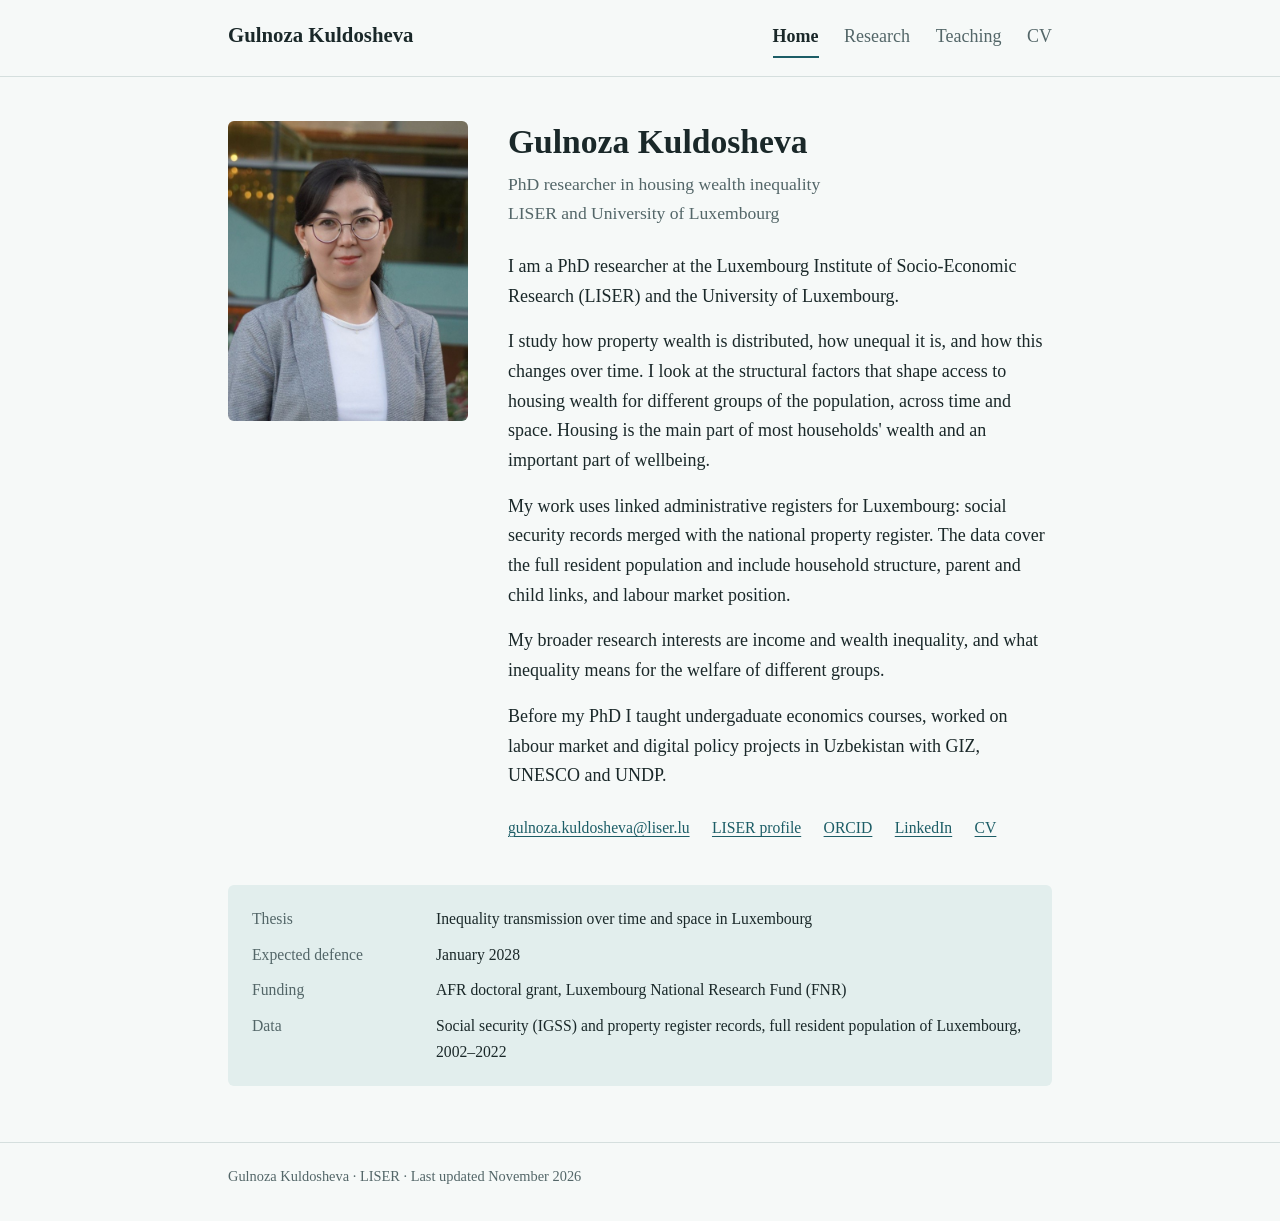
<file: index.html>
<!DOCTYPE html>
<html lang="en">
<head>
  <meta charset="utf-8">
  <meta name="viewport" content="width=device-width, initial-scale=1">
  <title>Gulnoza Kuldosheva</title>
  <!-- EDIT: this sentence is what Google shows under your name -->
  <meta name="description" content="Gulnoza Kuldosheva is a PhD researcher at LISER and the University of Luxembourg. She studies housing wealth inequality with linked administrative registers.">
  <meta name="author" content="Gulnoza Kuldosheva">
  <meta name="referrer" content="strict-origin-when-cross-origin">
  <meta property="og:title" content="Gulnoza Kuldosheva">
  <meta property="og:type" content="website">
  <meta property="og:description" content="PhD researcher in Social Sciences at LISER and University of Luxembourg.">
  <link rel="stylesheet" href="style.css">

  <!-- Helps search engines understand who the page is about. Not a tracker. -->
  <script type="application/ld+json">
  {
    "@context": "https://schema.org",
    "@type": "Person",
    "name": "Gulnoza Kuldosheva",
    "jobTitle": "PhD researcher",
    "affiliation": [
      { "@type": "Organization", "name": "Luxembourg Institute of Socio-Economic Research (LISER)" },
      { "@type": "Organization", "name": "University of Luxembourg" }
    ],
    "sameAs": [
      "https://liser.elsevierpure.com/en/persons/gulnoza-kuldosheva/",
      "https://orcid.org/0009-0003-5012-9195",
      "https://www.linkedin.com/in/gulnoza-k-428953141/"
    ]
  }
  </script>
</head>
<body>
  <a class="skip" href="#main">Skip to content</a>

  <!-- ===== TOP BAR: the same on every page ===== -->
  <header class="site-header">
    <div class="wrap">
      <a class="site-name" href="index.html">Gulnoza Kuldosheva</a>
      <nav class="site-nav" aria-label="Main">
        <ul>
          <li><a href="index.html" aria-current="page">Home</a></li>
          <li><a href="research.html">Research</a></li>
          <li><a href="teaching.html">Teaching</a></li>
          <li><a href="cv.html">CV</a></li>
        </ul>
      </nav>
    </div>
  </header>

  <main id="main">
    <div class="wrap">

      <div class="intro">
        <!-- PHOTO: to change it, upload a new file named photo.jpg -->
        <img class="portrait" src="photo.jpg" width="600" height="750" alt="Portrait of Gulnoza Kuldosheva">

        <div class="intro-text">
          <div>
            <h1>Gulnoza Kuldosheva</h1>
            <!-- EDIT: your one-line description -->
            <p class="lead">PhD researcher in housing wealth inequality<br>LISER and University of Luxembourg</p>
          </div>

          <!-- EDIT: your bio. One <p> ... </p> per paragraph. -->
          <div class="prose">
            <p>I am a PhD researcher at the Luxembourg Institute of Socio-Economic Research (LISER) and the University of Luxembourg.</p>

            <p>I study how property wealth is distributed, how unequal it is, and how this changes over time. I look at the structural factors that shape access to housing wealth for different groups of the population, across time and space. Housing is the main part of most households' wealth and an important part of wellbeing.</p>

            <p>My work uses linked administrative registers for Luxembourg: social security records merged with the national property register. The data cover the full resident population and include household structure, parent and child links, and labour market position.</p>

            <p>My broader research interests are income and wealth inequality, and what inequality means for the welfare of different groups. </p>

            <!-- EDIT: your background before the PhD. Delete this paragraph if you prefer. -->
            <p>Before my PhD I taught undergaduate economics courses, worked on labour market and digital policy projects in Uzbekistan with GIZ, UNESCO and UNDP.</p>
          </div>

          <!-- EDIT: your links. Test each one after uploading. -->
          <ul class="links">
            <li><a href="mailto:gulnoza.kuldosheva@liser.lu">gulnoza.kuldosheva@liser.lu</a></li>
            <li><a href="https://liser.elsevierpure.com/en/persons/gulnoza-kuldosheva/" rel="noopener">LISER profile</a></li>
            <li><a href="https://orcid.org/0009-0003-5012-9195" rel="noopener">ORCID</a></li>
            <li><a href="https://www.linkedin.com/in/gulnoza-k-428953141/" rel="noopener">LinkedIn</a></li>
            <li><a href="cv.html">CV</a></li>
          </ul>
        </div>
      </div>

      <!-- EDIT: short facts. Each line is a <dt> label and a <dd> value. -->
      <dl class="facts">
        <dt>Thesis</dt>
        <dd>Inequality transmission over time and space in Luxembourg</dd>
        <dt>Expected defence</dt>
        <dd>January 2028</dd>
        <dt>Funding</dt>
        <dd>AFR doctoral grant, Luxembourg National Research Fund (FNR)</dd>
        <dt>Data</dt>
        <dd>Social security (IGSS) and property register records, full resident population of Luxembourg, 2002–2022</dd>
      </dl>

    </div>
  </main>

  <footer class="site-footer">
    <div class="wrap">
      <!-- EDIT: change the month when you update the site -->
      <p>Gulnoza Kuldosheva · LISER · Last updated November 2026</p>
    </div>
  </footer>
</body>
</html>
</file>
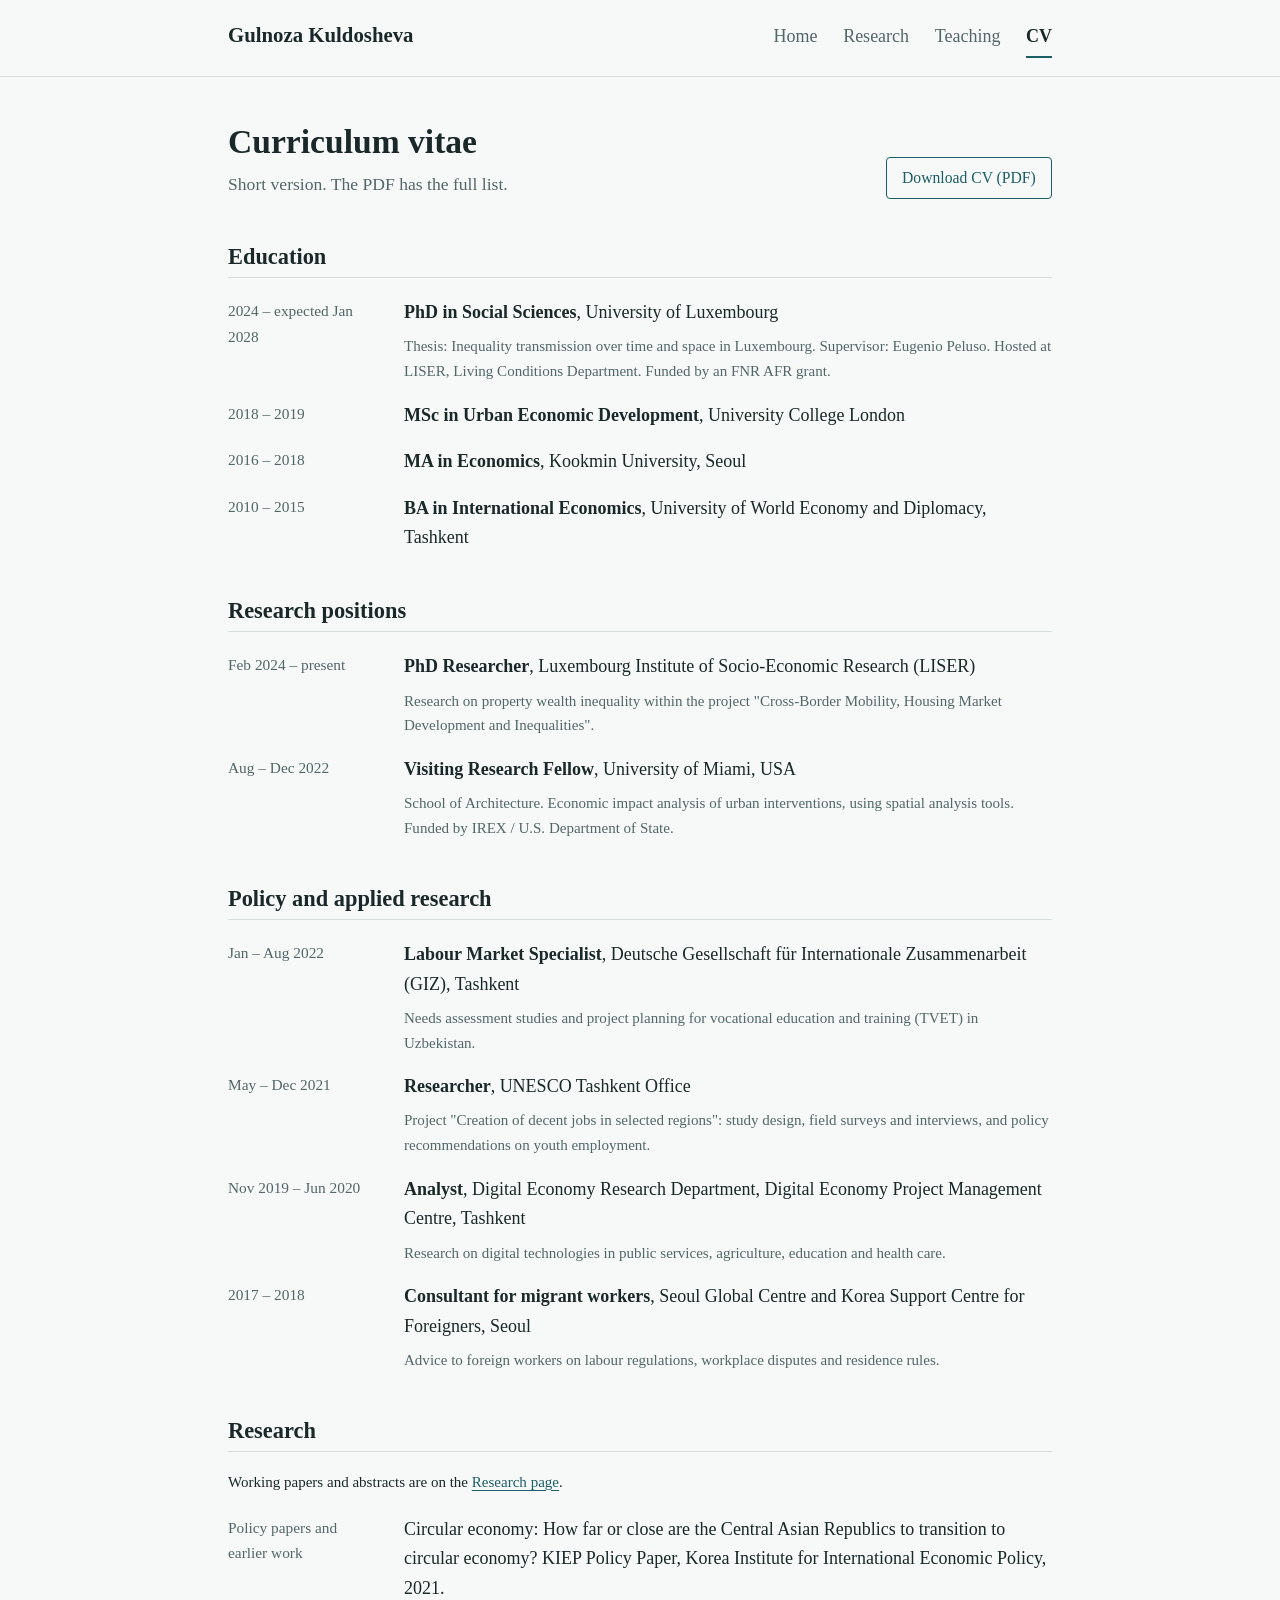
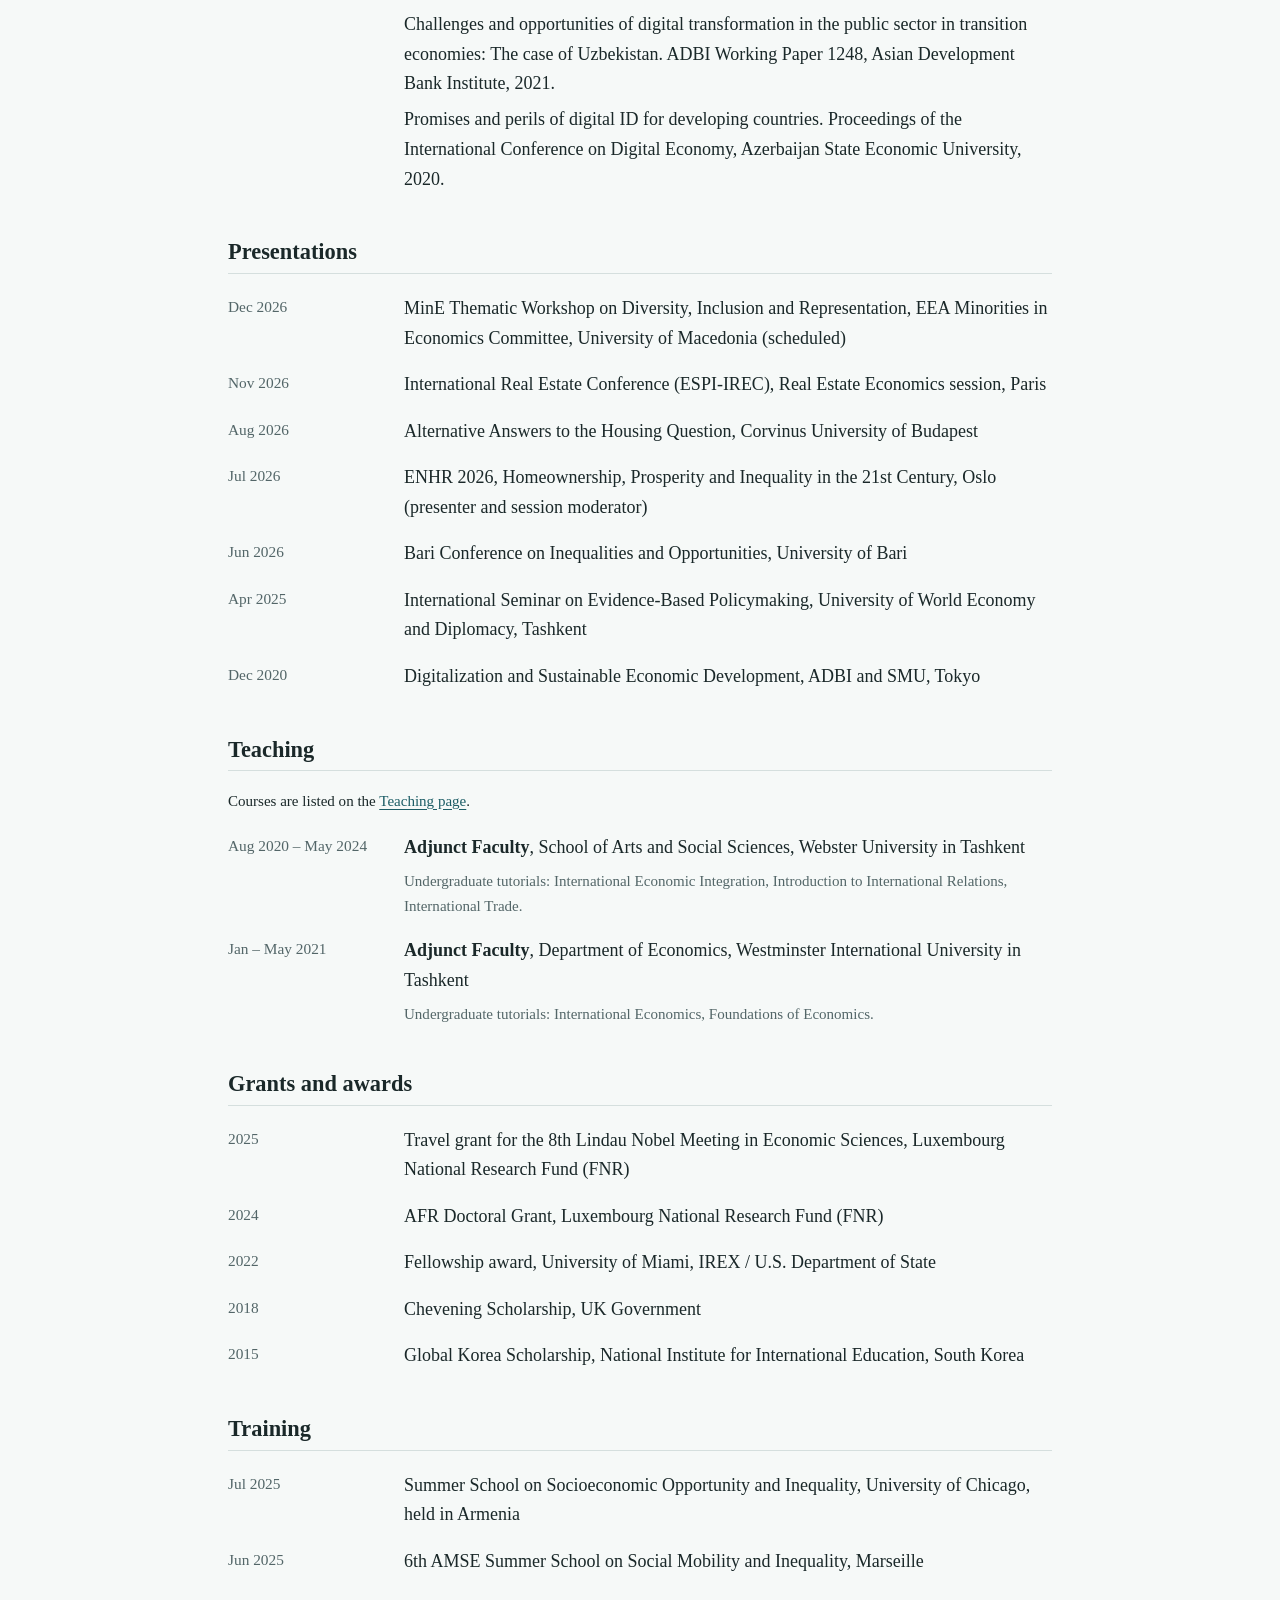
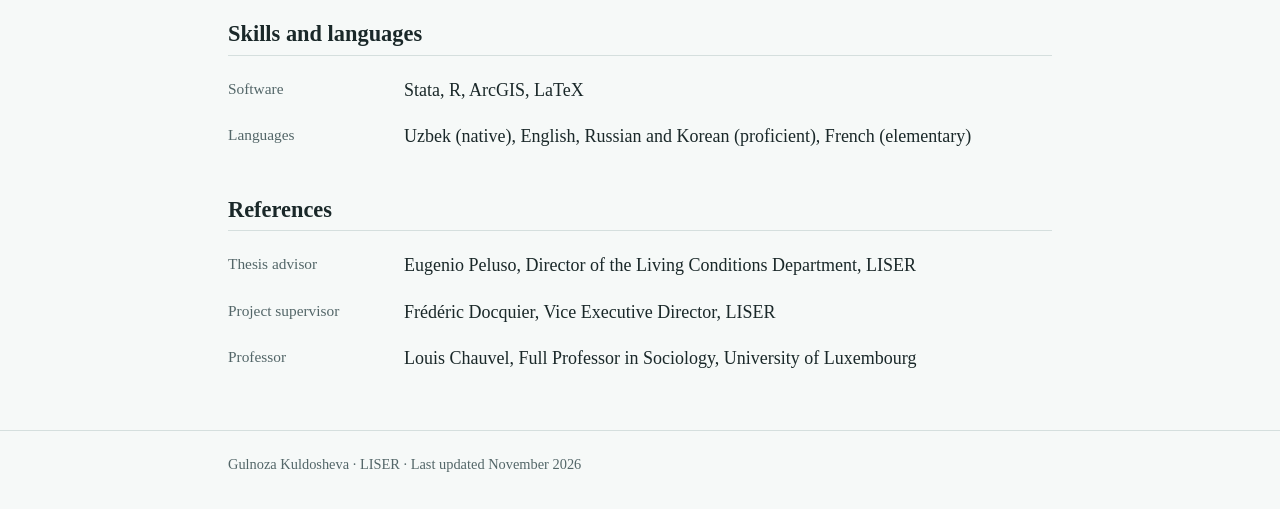
<file: cv.html>
<!DOCTYPE html>
<html lang="en">
<head>
  <meta charset="utf-8">
  <meta name="viewport" content="width=device-width, initial-scale=1">
  <title>CV · Gulnoza Kuldosheva</title>
  <meta name="description" content="Curriculum vitae of Gulnoza Kuldosheva, PhD researcher at LISER and the University of Luxembourg.">
  <meta name="author" content="Gulnoza Kuldosheva">
  <meta name="referrer" content="strict-origin-when-cross-origin">
  <link rel="stylesheet" href="style.css">
</head>
<body>
  <a class="skip" href="#main">Skip to content</a>

  <header class="site-header">
    <div class="wrap">
      <a class="site-name" href="index.html">Gulnoza Kuldosheva</a>
      <nav class="site-nav" aria-label="Main">
        <ul>
          <li><a href="index.html">Home</a></li>
          <li><a href="research.html">Research</a></li>
          <li><a href="teaching.html">Teaching</a></li>
          <li><a href="cv.html" aria-current="page">CV</a></li>
        </ul>
      </nav>
    </div>
  </header>

  <main id="main">
    <div class="wrap">

      <div class="page-head">
        <div>
          <h1>Curriculum vitae</h1>
          <p class="lead">Short version. The PDF has the full list.</p>
        </div>
        <!-- PDF: upload your CV with the exact file name cv.pdf (no phone number in it) -->
        <a class="button" href="cv.pdf">Download CV (PDF)</a>
      </div>

      <h2>Education</h2>
      <!-- CHECK: your two CVs name these degrees differently (MA in Economics / MSc in International Economics;
           BA in International Economics / BSc in World Economy and International Economic Relations).
           Use the exact names printed on your diplomas, here and in the PDF. -->
      <ul class="rows">
        <li>
          <span class="when">2024 – expected Jan 2028</span>
          <div class="what">
            <p><strong>PhD in Social Sciences</strong>, University of Luxembourg</p>
            <p class="muted small">Thesis: Inequality transmission over time and space in Luxembourg. Supervisor: Eugenio Peluso. Hosted at LISER, Living Conditions Department. Funded by an FNR AFR grant.</p>
          </div>
        </li>
        <li>
          <span class="when">2018 – 2019</span>
          <div class="what"><p><strong>MSc in Urban Economic Development</strong>, University College London</p></div>
        </li>
        <li>
          <span class="when">2016 – 2018</span>
          <div class="what"><p><strong>MA in Economics</strong>, Kookmin University, Seoul</p></div>
        </li>
        <li>
          <span class="when">2010 – 2015</span>
          <div class="what"><p><strong>BA in International Economics</strong>, University of World Economy and Diplomacy, Tashkent</p></div>
        </li>
      </ul>

      <h2>Research positions</h2>
      <ul class="rows">
        <li>
          <span class="when">Feb 2024 – present</span>
          <div class="what">
            <p><strong>PhD Researcher</strong>, Luxembourg Institute of Socio-Economic Research (LISER)</p>
            <p class="muted small">Research on property wealth inequality within the project "Cross-Border Mobility, Housing Market Development and Inequalities".</p>
          </div>
        </li>
        <li>
          <span class="when">Aug – Dec 2022</span>
          <div class="what">
            <p><strong>Visiting Research Fellow</strong>, University of Miami, USA</p>
            <p class="muted small">School of Architecture. Economic impact analysis of urban interventions, using spatial analysis tools. Funded by IREX / U.S. Department of State.</p>
          </div>
        </li>
      </ul>

      <h2>Policy and applied research</h2>
      <!-- EDIT: work outside universities. Keep each entry to one short line of detail. -->
      <ul class="rows">
        <li>
          <span class="when">Jan – Aug 2022</span>
          <div class="what">
            <p><strong>Labour Market Specialist</strong>, Deutsche Gesellschaft für Internationale Zusammenarbeit (GIZ), Tashkent</p>
            <p class="muted small">Needs assessment studies and project planning for vocational education and training (TVET) in Uzbekistan.</p>
          </div>
        </li>
        <li>
          <span class="when">May – Dec 2021</span>
          <div class="what">
            <p><strong>Researcher</strong>, UNESCO Tashkent Office</p>
            <p class="muted small">Project "Creation of decent jobs in selected regions": study design, field surveys and interviews, and policy recommendations on youth employment.</p>
          </div>
        </li>
        <li>
          <span class="when">Nov 2019 – Jun 2020</span>
          <div class="what">
            <p><strong>Analyst</strong>, Digital Economy Research Department, Digital Economy Project Management Centre, Tashkent</p>
            <p class="muted small">Research on digital technologies in public services, agriculture, education and health care.</p>
          </div>
        </li>
        <li>
          <span class="when">2017 – 2018</span>
          <div class="what">
            <p><strong>Consultant for migrant workers</strong>, Seoul Global Centre and Korea Support Centre for Foreigners, Seoul</p>
            <p class="muted small">Advice to foreign workers on labour regulations, workplace disputes and residence rules.</p>
          </div>
        </li>
      </ul>

      <h2>Research</h2>
      <p class="small" style="margin-top:1.1rem">Working papers and abstracts are on the <a href="research.html">Research page</a>.</p>
      <ul class="rows">
        <li>
          <span class="when">Policy papers and earlier work</span>
          <div class="what">
            <!-- EDIT: add links to the KIEP and ADBI pages when you have them -->
            <p>Circular economy: How far or close are the Central Asian Republics to transition to circular economy? KIEP Policy Paper, Korea Institute for International Economic Policy, 2021.</p>
            <p>Challenges and opportunities of digital transformation in the public sector in transition economies: The case of Uzbekistan. ADBI Working Paper 1248, Asian Development Bank Institute, 2021.</p>
            <p>Promises and perils of digital ID for developing countries. Proceedings of the International Conference on Digital Economy, Azerbaijan State Economic University, 2020.</p>
          </div>
        </li>
      </ul>

      <h2>Presentations</h2>
      <ul class="rows">
        <li><span class="when">Dec 2026</span><div class="what">MinE Thematic Workshop on Diversity, Inclusion and Representation, EEA Minorities in Economics Committee, University of Macedonia (scheduled)</div></li>
        <li><span class="when">Nov 2026</span><div class="what">International Real Estate Conference (ESPI-IREC), Real Estate Economics session, Paris</div></li>
        <li><span class="when">Aug 2026</span><div class="what">Alternative Answers to the Housing Question, Corvinus University of Budapest</div></li>
        <li><span class="when">Jul 2026</span><div class="what">ENHR 2026, Homeownership, Prosperity and Inequality in the 21st Century, Oslo (presenter and session moderator)</div></li>
        <li><span class="when">Jun 2026</span><div class="what">Bari Conference on Inequalities and Opportunities, University of Bari</div></li>
        <li><span class="when">Apr 2025</span><div class="what">International Seminar on Evidence-Based Policymaking, University of World Economy and Diplomacy, Tashkent</div></li>
        <li><span class="when">Dec 2020</span><div class="what">Digitalization and Sustainable Economic Development, ADBI and SMU, Tokyo</div></li>
      </ul>

      <h2>Teaching</h2>
      <p class="small" style="margin-top:1.1rem">Courses are listed on the <a href="teaching.html">Teaching page</a>.</p>
      <ul class="rows">
        <li>
          <span class="when">Aug 2020 – May 2024</span>
          <div class="what">
            <p><strong>Adjunct Faculty</strong>, School of Arts and Social Sciences, Webster University in Tashkent</p>
            <p class="muted small">Undergraduate tutorials: International Economic Integration, Introduction to International Relations, International Trade.</p>
          </div>
        </li>
        <li>
          <span class="when">Jan – May 2021</span>
          <div class="what">
            <p><strong>Adjunct Faculty</strong>, Department of Economics, Westminster International University in Tashkent</p>
            <p class="muted small">Undergraduate tutorials: International Economics, Foundations of Economics.</p>
          </div>
        </li>
      </ul>

      <h2>Grants and awards</h2>
      <ul class="rows">
        <li><span class="when">2025</span><div class="what">Travel grant for the 8th Lindau Nobel Meeting in Economic Sciences, Luxembourg National Research Fund (FNR)</div></li>
        <li><span class="when">2024</span><div class="what">AFR Doctoral Grant, Luxembourg National Research Fund (FNR)</div></li>
        <li><span class="when">2022</span><div class="what">Fellowship award, University of Miami, IREX / U.S. Department of State</div></li>
        <li><span class="when">2018</span><div class="what">Chevening Scholarship, UK Government</div></li>
        <li><span class="when">2015</span><div class="what">Global Korea Scholarship, National Institute for International Education, South Korea</div></li>
      </ul>

      <h2>Training</h2>
      <ul class="rows">
        <li><span class="when">Jul 2025</span><div class="what">Summer School on Socioeconomic Opportunity and Inequality, University of Chicago, held in Armenia</div></li>
        <li><span class="when">Jun 2025</span><div class="what">6th AMSE Summer School on Social Mobility and Inequality, Marseille</div></li>
      </ul>

      <h2>Skills and languages</h2>
      <ul class="rows">
        <li><span class="when">Software</span><div class="what">Stata, R, ArcGIS, LaTeX</div></li>
        <li><span class="when">Languages</span><div class="what">Uzbek (native), English, Russian and Korean (proficient), French (elementary)</div></li>
      </ul>

      <h2>References</h2>
      <!-- Names only. Contact details stay in the PDF you send with applications. -->
      <ul class="rows">
        <li><span class="when">Thesis advisor</span><div class="what">Eugenio Peluso, Director of the Living Conditions Department, LISER</div></li>
        <li><span class="when">Project supervisor</span><div class="what">Frédéric Docquier, Vice Executive Director, LISER</div></li>
        <li><span class="when">Professor</span><div class="what">Louis Chauvel, Full Professor in Sociology, University of Luxembourg</div></li>
      </ul>

    </div>
  </main>

  <footer class="site-footer">
    <div class="wrap">
      <p>Gulnoza Kuldosheva · LISER · Last updated November 2026</p>
    </div>
  </footer>
</body>
</html>
</file>
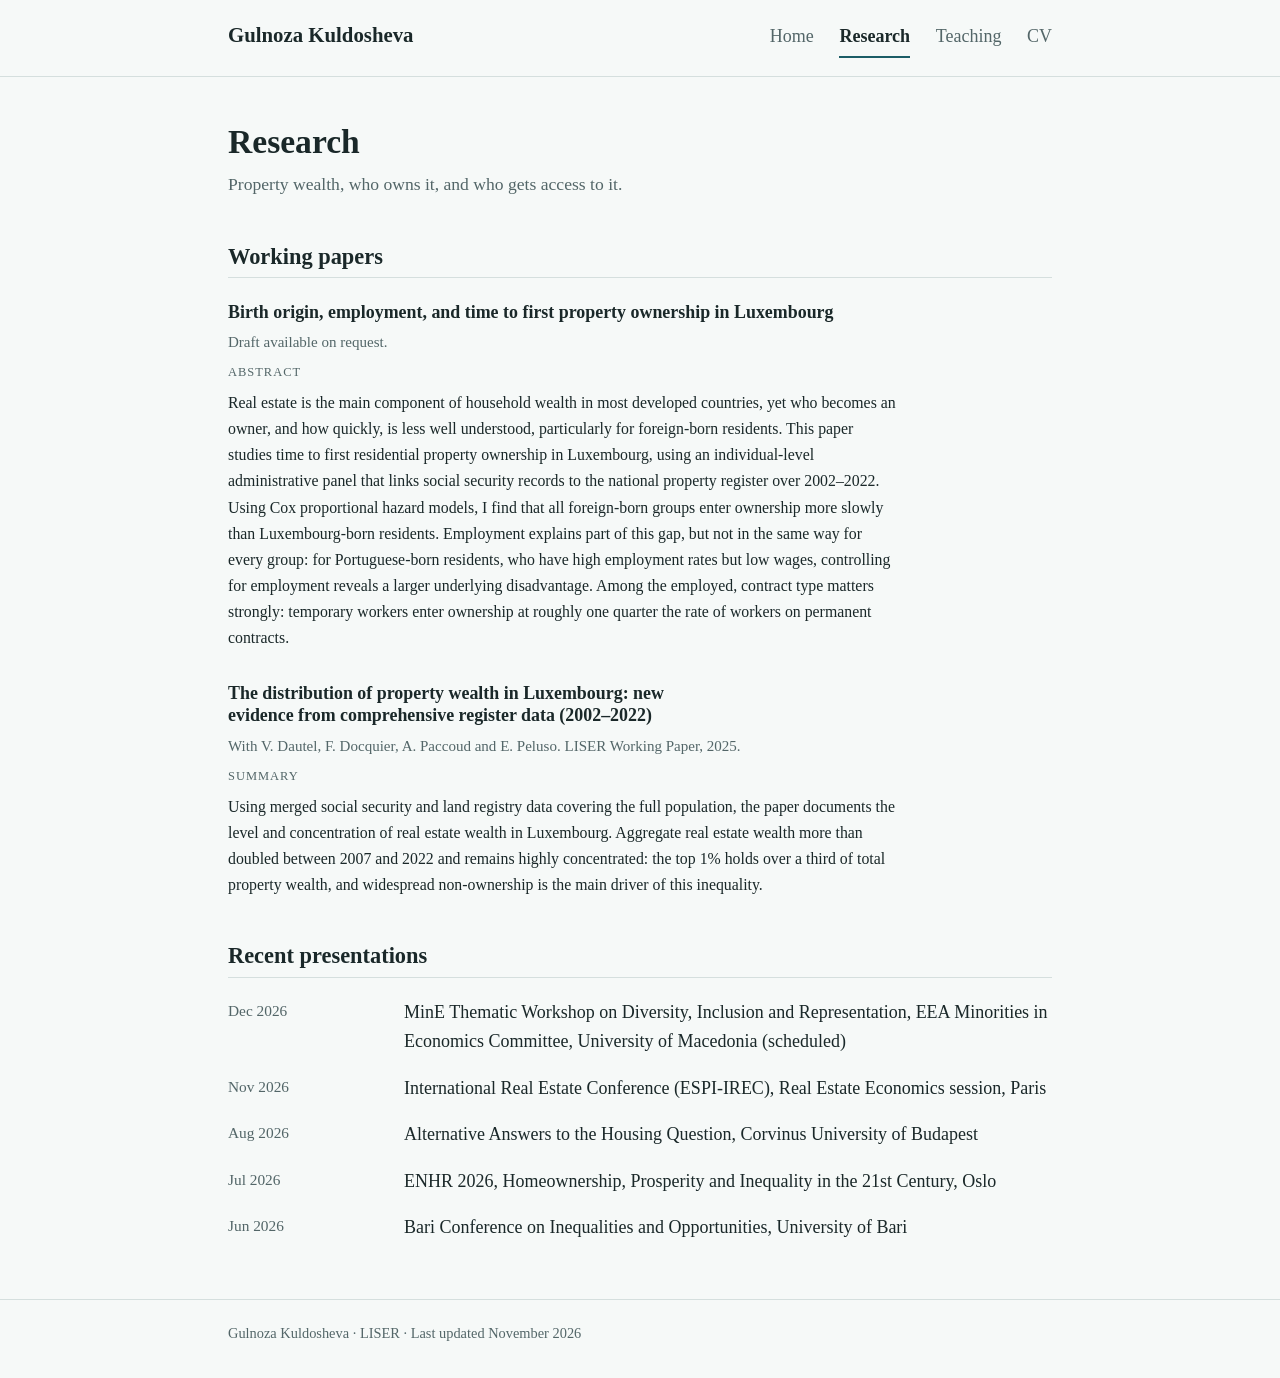
<file: research.html>
<!DOCTYPE html>
<html lang="en">
<head>
  <meta charset="utf-8">
  <meta name="viewport" content="width=device-width, initial-scale=1">
  <title>Research · Gulnoza Kuldosheva</title>
  <meta name="description" content="Research by Gulnoza Kuldosheva on property wealth inequality and access to home ownership in Luxembourg.">
  <meta name="author" content="Gulnoza Kuldosheva">
  <meta name="referrer" content="strict-origin-when-cross-origin">
  <link rel="stylesheet" href="style.css">
</head>
<body>
  <a class="skip" href="#main">Skip to content</a>

  <header class="site-header">
    <div class="wrap">
      <a class="site-name" href="index.html">Gulnoza Kuldosheva</a>
      <nav class="site-nav" aria-label="Main">
        <ul>
          <li><a href="index.html">Home</a></li>
          <li><a href="research.html" aria-current="page">Research</a></li>
          <li><a href="teaching.html">Teaching</a></li>
          <li><a href="cv.html">CV</a></li>
        </ul>
      </nav>
    </div>
  </header>

  <main id="main">
    <div class="wrap">

      <h1>Research</h1>
      <!-- EDIT: one sentence on your research as a whole -->
      <p class="lead">Property wealth, who owns it, and who gets access to it.</p>

      <h2>Working papers</h2>
      <ul class="items">

        <!-- ===== PAPER 1 ===== -->
        <li>
          <h3>Birth origin, employment, and time to first property ownership in Luxembourg</h3>
          <!-- EDIT: when the draft can be public, replace the next line with:
               <p class="muted small"><a href="paper1.pdf">Draft (PDF)</a></p>
               and upload the file as paper1.pdf -->
          <p class="muted small">Draft available on request.</p>
          <p class="abstract-label">Abstract</p>
          <!-- EDIT: abstract of paper 1 -->
          <p class="abstract">Real estate is the main component of household wealth in most developed countries, yet who becomes an owner, and how quickly, is less well understood, particularly for foreign-born residents. This paper studies time to first residential property ownership in Luxembourg, using an individual-level administrative panel that links social security records to the national property register over 2002–2022. Using Cox proportional hazard models, I find that all foreign-born groups enter ownership more slowly than Luxembourg-born residents. Employment explains part of this gap, but not in the same way for every group: for Portuguese-born residents, who have high employment rates but low wages, controlling for employment reveals a larger underlying disadvantage. Among the employed, contract type matters strongly: temporary workers enter ownership at roughly one quarter the rate of workers on permanent contracts.</p>
        </li>

        <!-- ===== PAPER 2 ===== -->
        <li>
          <h3>The distribution of property wealth in Luxembourg: new evidence from comprehensive register data (2002–2022)</h3>
          <p class="muted small">With V. Dautel, F. Docquier, A. Paccoud and E. Peluso. LISER Working Paper, 2025.</p>
          <!-- EDIT: add the link to the working paper, like this:
               <p class="muted small"><a href="PASTE-LINK-HERE" rel="noopener">Working paper</a></p> -->
          <p class="abstract-label">Summary</p>
          <!-- EDIT: REPLACE this summary with the abstract of the published working paper.
               It was written from the description in your own draft and is not the official abstract. -->
          <p class="abstract">Using merged social security and land registry data covering the full population, the paper documents the level and concentration of real estate wealth in Luxembourg. Aggregate real estate wealth more than doubled between 2007 and 2022 and remains highly concentrated: the top 1% holds over a third of total property wealth, and widespread non-ownership is the main driver of this inequality.</p>
        </li>

      </ul>

      <!-- ===== WORK IN PROGRESS =====
           To show this section, delete this line and the line marked END below,
           then fill in the titles.

      <h2>Work in progress</h2>
      <ul class="items">
        <li>
          <h3>Title of thesis paper 2</h3>
          <p class="muted small">One line: the question and the data.</p>
        </li>
        <li>
          <h3>Title of thesis paper 3</h3>
          <p class="muted small">One line: the question and the data.</p>
        </li>
      </ul>

      END of the hidden section -->

      <h2>Recent presentations</h2>
      <!-- EDIT: keep the last 4 to 6 talks here. The full list is on the CV page. -->
      <ul class="rows">
        <li>
          <span class="when">Dec 2026</span>
          <div class="what">MinE Thematic Workshop on Diversity, Inclusion and Representation, EEA Minorities in Economics Committee, University of Macedonia (scheduled)</div>
        </li>
        <li>
          <span class="when">Nov 2026</span>
          <div class="what">International Real Estate Conference (ESPI-IREC), Real Estate Economics session, Paris</div>
        </li>
        <li>
          <span class="when">Aug 2026</span>
          <div class="what">Alternative Answers to the Housing Question, Corvinus University of Budapest</div>
        </li>
        <li>
          <span class="when">Jul 2026</span>
          <div class="what">ENHR 2026, Homeownership, Prosperity and Inequality in the 21st Century, Oslo</div>
        </li>
        <li>
          <span class="when">Jun 2026</span>
          <div class="what">Bari Conference on Inequalities and Opportunities, University of Bari</div>
        </li>
      </ul>

    </div>
  </main>

  <footer class="site-footer">
    <div class="wrap">
      <p>Gulnoza Kuldosheva · LISER · Last updated November 2026</p>
    </div>
  </footer>
</body>
</html>
</file>
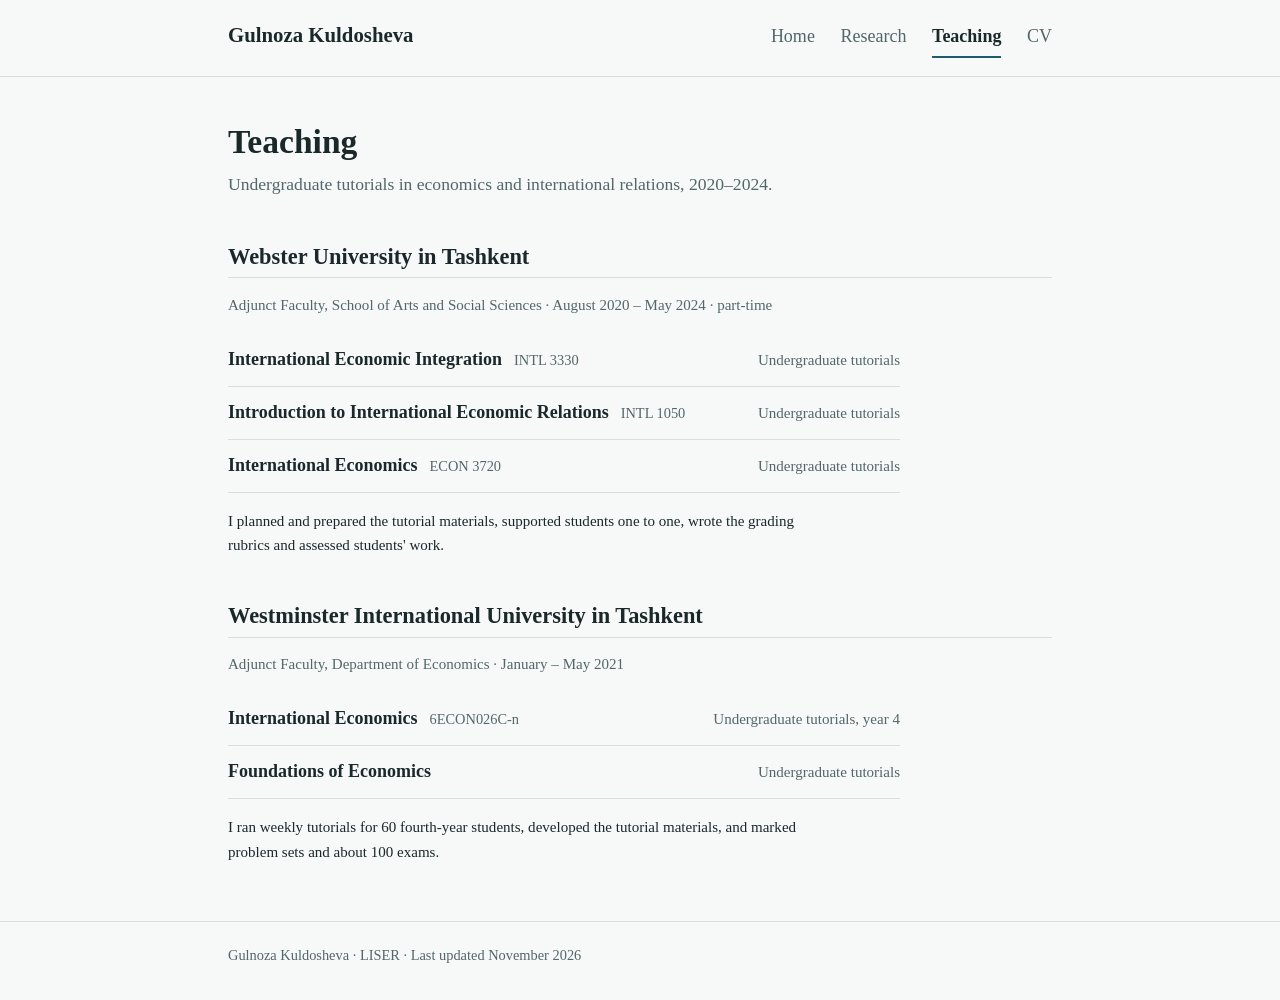
<file: teaching.html>
<!DOCTYPE html>
<html lang="en">
<head>
  <meta charset="utf-8">
  <meta name="viewport" content="width=device-width, initial-scale=1">
  <title>Teaching · Gulnoza Kuldosheva</title>
  <meta name="description" content="Teaching experience of Gulnoza Kuldosheva: undergraduate tutorials in economics and international relations.">
  <meta name="author" content="Gulnoza Kuldosheva">
  <meta name="referrer" content="strict-origin-when-cross-origin">
  <link rel="stylesheet" href="style.css">
</head>
<body>
  <a class="skip" href="#main">Skip to content</a>

  <header class="site-header">
    <div class="wrap">
      <a class="site-name" href="index.html">Gulnoza Kuldosheva</a>
      <nav class="site-nav" aria-label="Main">
        <ul>
          <li><a href="index.html">Home</a></li>
          <li><a href="research.html">Research</a></li>
          <li><a href="teaching.html" aria-current="page">Teaching</a></li>
          <li><a href="cv.html">CV</a></li>
        </ul>
      </nav>
    </div>
  </header>

  <main id="main">
    <div class="wrap">

      <h1>Teaching</h1>
      <!-- EDIT: one sentence on your teaching -->
      <p class="lead">Undergraduate tutorials in economics and international relations, 2020–2024.</p>

      <!-- ===== INSTITUTION 1 ===== -->
      <h2>Webster University in Tashkent</h2>
      <p class="muted small course-meta">Adjunct Faculty, School of Arts and Social Sciences · August 2020 – May 2024 · part-time</p>
      <!-- EDIT: one <li> per course. Add the semesters you taught each one if you want. -->
      <ul class="courses">
        <li><strong>International Economic Integration</strong> <span class="code">INTL 3330</span><span class="level">Undergraduate tutorials</span></li>
        <li><strong>Introduction to International Economic Relations</strong> <span class="code">INTL 1050</span><span class="level">Undergraduate tutorials</span></li>
        <li><strong>International Economics </strong> <span class="code">ECON 3720</span><span class="level">Undergraduate tutorials</span></li>
      </ul>
      <p class="small course-note">I planned and prepared the tutorial materials, supported students one to one, wrote the grading rubrics and assessed students' work.</p>

      <!-- ===== INSTITUTION 2 ===== -->
      <h2>Westminster International University in Tashkent</h2>
      <p class="muted small course-meta">Adjunct Faculty, Department of Economics · January – May 2021</p>
      <ul class="courses">
        <li><strong>International Economics</strong> <span class="code">6ECON026C-n</span><span class="level">Undergraduate tutorials, year 4</span></li>
        <li><strong>Foundations of Economics</strong><span class="level">Undergraduate tutorials</span></li>
      </ul>
      <p class="small course-note">I ran weekly tutorials for 60 fourth-year students, developed the tutorial materials, and marked problem sets and about 100 exams.</p>

      <!-- ===== TEACHING INTERESTS =====
           Hiring committees for lecturer posts like to see what you could teach.
           To show this section, delete this line and the line marked END below,
           then write your own list.

      <h2>Courses I can teach</h2>
      <ul class="courses">
        <li><strong>Course name</strong><span class="level">Level</span></li>
        <li><strong>Course name</strong><span class="level">Level</span></li>
      </ul>

      END of the hidden section -->

    </div>
  </main>

  <footer class="site-footer">
    <div class="wrap">
      <p>Gulnoza Kuldosheva · LISER · Last updated November 2026</p>
    </div>
  </footer>
</body>
</html>
</file>
<file: style.css>
/* ==========================================================
   Gulnoza Kuldosheva — personal website
   One stylesheet for all pages. No scripts, no cookies,
   no outside fonts or trackers.

   Layout: a top bar with the name on the left and the tabs
   on the right; one reading column below it.

   TO CHANGE THE COLOURS: edit the values in the first block
   (light) and the two dark blocks below it.
   ========================================================== */

:root {
  --bg: #f6f9f8;          /* page background */
  --surface: #ffffff;     /* panels */
  --fg: #1a2829;          /* main text */
  --muted: #536668;       /* secondary text */
  --line: #d5dfde;        /* thin lines */
  --accent: #1c5d66;      /* links, current tab */
  --accent-soft: #e2eeed; /* tinted panel */

  /* FONT: the whole site uses this one font.
     To change it, replace "Times New Roman" with another name,
     for example "Cambria" or "Georgia". Keep the rest of the line:
     it gives similar fonts for phones that do not have the first one. */
  --font: "Times New Roman", Times, "Liberation Serif", Tinos, serif;
  --serif: var(--font);
  --sans: var(--font);

  color-scheme: light;
}

@media (prefers-color-scheme: dark) {
  :root:not([data-theme="light"]) {
    --bg: #111a1b;
    --surface: #172324;
    --fg: #e3ecec;
    --muted: #9db1b2;
    --line: #2b3b3c;
    --accent: #7fc6cf;
    --accent-soft: #1b2d2f;
    color-scheme: dark;
  }
}

:root[data-theme="dark"] {
  --bg: #111a1b;
  --surface: #172324;
  --fg: #e3ecec;
  --muted: #9db1b2;
  --line: #2b3b3c;
  --accent: #7fc6cf;
  --accent-soft: #1b2d2f;
  color-scheme: dark;
}

* { box-sizing: border-box; }

html { -webkit-text-size-adjust: 100%; }

body {
  margin: 0;
  background: var(--bg);
  color: var(--fg);
  font-family: var(--sans);
  font-size: 1.125rem; /* Times reads small, so the text is a little larger */
  line-height: 1.65;
}

img { max-width: 100%; height: auto; display: block; }

a { color: var(--accent); text-underline-offset: 0.18em; }
a:hover { text-decoration-thickness: 2px; }
a:focus-visible,
summary:focus-visible {
  outline: 2px solid var(--accent);
  outline-offset: 3px;
  border-radius: 2px;
}

.wrap {
  max-width: 54rem;
  margin: 0 auto;
  padding-left: max(20px, env(safe-area-inset-left, 0px));
  padding-right: max(20px, env(safe-area-inset-right, 0px));
}

/* Skip link for keyboard and screen-reader users */
.skip {
  position: absolute;
  left: -999px;
  top: 0;
  background: var(--surface);
  color: var(--fg);
  padding: 0.5rem 0.9rem;
  z-index: 20;
}
.skip:focus { left: 0.5rem; top: 0.5rem; }

/* ---------- Top bar ---------- */
.site-header { border-bottom: 1px solid var(--line); }
.site-header .wrap {
  display: flex;
  flex-wrap: wrap;
  align-items: baseline;
  justify-content: space-between;
  gap: 0.4rem 2rem;
  padding-block: 1.15rem;
}
.site-name {
  font-family: var(--serif);
  font-size: 1.3rem;
  font-weight: 600;
  color: var(--fg);
  text-decoration: none;
}
.site-nav ul {
  list-style: none;
  margin: 0;
  padding: 0;
  display: flex;
  flex-wrap: wrap;
  gap: 0.2rem 1.6rem;
}
.site-nav a {
  display: inline-block;
  padding-block: 0.25rem;
  color: var(--muted);
  text-decoration: none;
  border-bottom: 2px solid transparent;
}
.site-nav a:hover { color: var(--fg); }
.site-nav a[aria-current="page"] {
  color: var(--fg);
  font-weight: 600;
  border-bottom-color: var(--accent);
}

/* ---------- Page body ---------- */
main { padding-block: 2.75rem 3.5rem; }

h1, h2, h3 {
  font-family: var(--serif);
  line-height: 1.25;
  text-wrap: balance;
  margin: 0;
}
h1 { font-size: 2.1rem; font-weight: 600; }
h2 {
  font-size: 1.4rem;
  font-weight: 600;
  margin-top: 2.75rem;
  padding-bottom: 0.4rem;
  border-bottom: 1px solid var(--line);
}
h3 { font-size: 1.12rem; font-weight: 600; }

p { margin: 0; }
.prose { display: flex; flex-direction: column; gap: 1rem; max-width: 38rem; }
.lead { color: var(--muted); font-size: 1.1rem; margin-top: 0.4rem; }
.muted { color: var(--muted); }
.small { font-size: 0.94rem; }

/* ---------- Home ---------- */
.intro {
  display: grid;
  grid-template-columns: 15rem minmax(0, 1fr);
  gap: 2.5rem;
  align-items: start;
}
.portrait { border-radius: 6px; width: 100%; }
.intro-text { display: flex; flex-direction: column; gap: 1.5rem; min-width: 0; }

.links {
  list-style: none;
  margin: 0;
  padding: 0;
  display: flex;
  flex-wrap: wrap;
  gap: 0.35rem 1.4rem;
  font-size: 0.98rem;
}

.facts {
  margin: 2.75rem 0 0;
  background: var(--accent-soft);
  border-radius: 6px;
  padding: 1.35rem 1.5rem;
  display: grid;
  grid-template-columns: 10rem minmax(0, 1fr);
  gap: 0.6rem 1.5rem;
  font-size: 0.98rem;
}
.facts dt { color: var(--muted); }
.facts dd { margin: 0; }

/* ---------- Lists of papers and CV entries ---------- */
.items { list-style: none; margin: 1.4rem 0 0; padding: 0; display: flex; flex-direction: column; gap: 1.9rem; }
.items > li { display: flex; flex-direction: column; gap: 0.45rem; max-width: 42rem; }
.abstract { color: var(--fg); font-size: 0.99rem; }
.abstract-label {
  font-size: 0.78rem;
  letter-spacing: 0.08em;
  text-transform: uppercase;
  color: var(--muted);
}

.rows { list-style: none; margin: 1.25rem 0 0; padding: 0; display: flex; flex-direction: column; gap: 1.05rem; }
.rows > li {
  display: grid;
  grid-template-columns: 9.5rem minmax(0, 1fr);
  gap: 0.15rem 1.5rem;
}
.rows .when { color: var(--muted); font-variant-numeric: tabular-nums; font-size: 0.96rem; }
.rows .what { min-width: 0; }
.rows .what p + p { margin-top: 0.4rem; }

.button {
  display: inline-block;
  border: 1px solid var(--accent);
  color: var(--accent);
  border-radius: 4px;
  padding: 0.45rem 0.95rem;
  text-decoration: none;
  font-size: 0.98rem;
}
.button:hover { background: var(--accent-soft); }

.page-head { display: flex; flex-wrap: wrap; align-items: end; justify-content: space-between; gap: 1rem 2rem; }

/* ---------- Footer ---------- */
.site-footer { border-top: 1px solid var(--line); color: var(--muted); font-size: 0.9rem; }
.site-footer .wrap { padding-block: 1.4rem 2rem; }

/* ---------- Phones ---------- */
@media (max-width: 640px) {
  body { font-size: 1rem; }
  h1 { font-size: 1.75rem; }
  main { padding-block: 2rem 2.75rem; }
  .intro { grid-template-columns: minmax(0, 1fr); gap: 1.5rem; }
  .portrait { max-width: 11rem; }
  .facts, .rows > li { grid-template-columns: minmax(0, 1fr); }
  .facts { gap: 0.1rem; }
  .facts dd { margin-bottom: 0.7rem; }
  .facts dd:last-child { margin-bottom: 0; }
}

@media print {
  .site-nav, .skip, .button { display: none; }
  body { background: #fff; color: #000; }
}

/* ---------- Teaching page ---------- */
.course-meta { margin-top: 0.9rem; }
.courses { list-style: none; margin: 1rem 0 0; padding: 0; display: flex; flex-direction: column; max-width: 42rem; }
.courses li {
  display: flex;
  flex-wrap: wrap;
  align-items: baseline;
  gap: 0.1rem 0.75rem;
  padding-block: 0.7rem;
  border-bottom: 1px solid var(--line);
}
.courses .code { color: var(--muted); font-size: 0.9rem; font-variant-numeric: tabular-nums; }
.courses .level { color: var(--muted); font-size: 0.94rem; margin-left: auto; }
.course-note { margin-top: 1rem; max-width: 38rem; }
@media (max-width: 640px) {
  .courses .level { margin-left: 0; flex-basis: 100%; }
}
</file>
